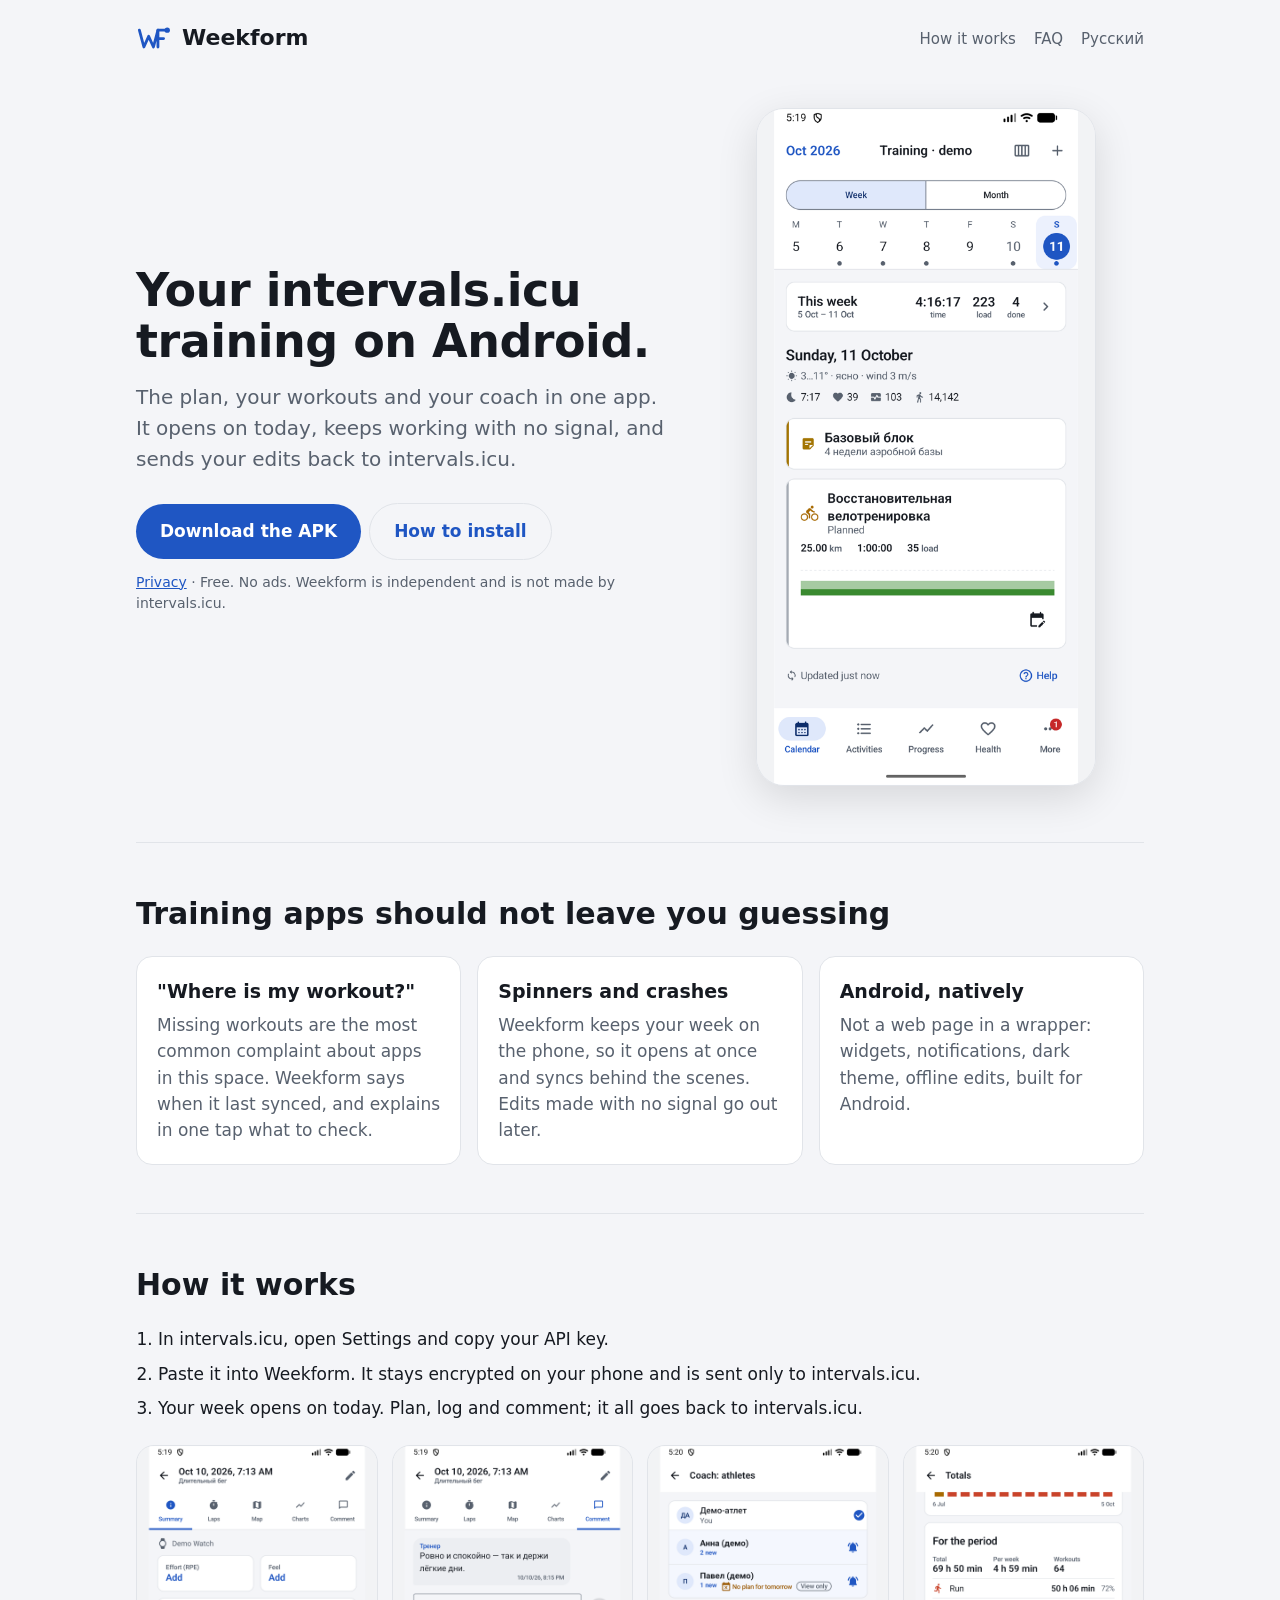
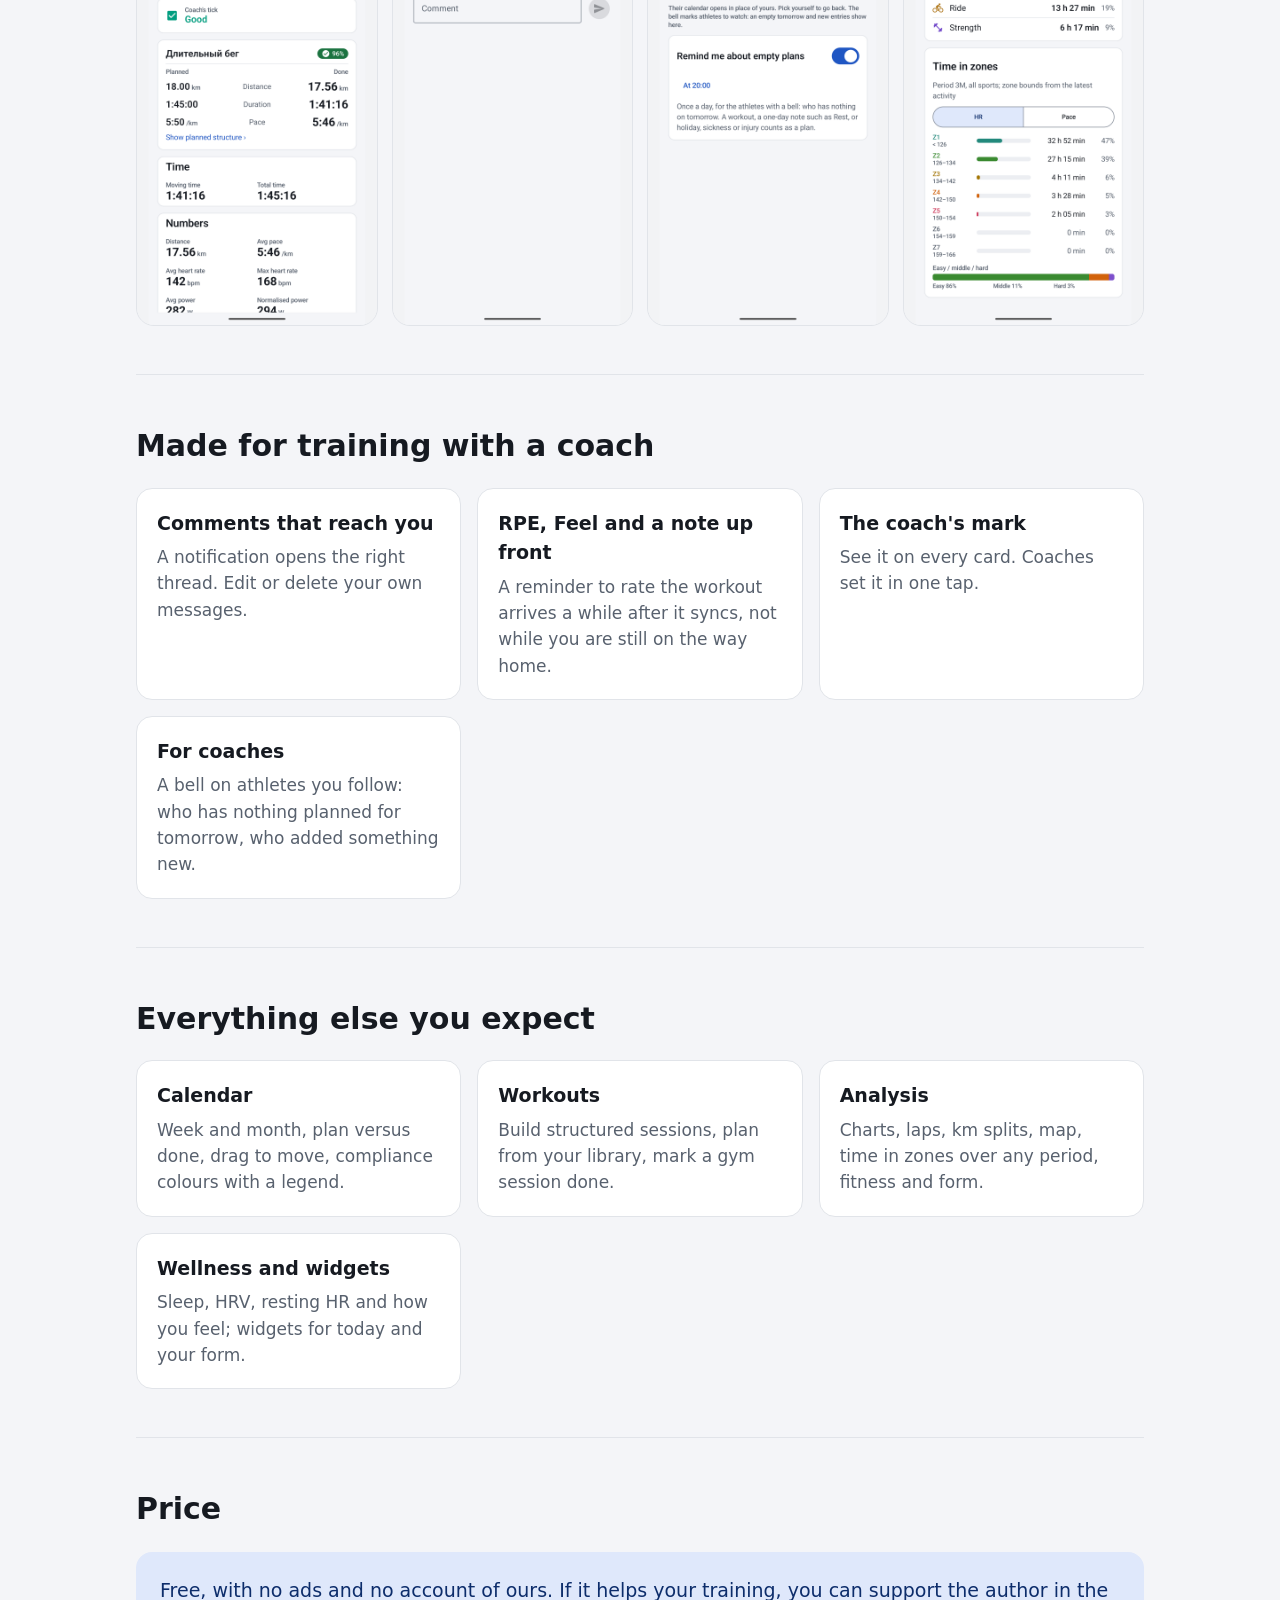
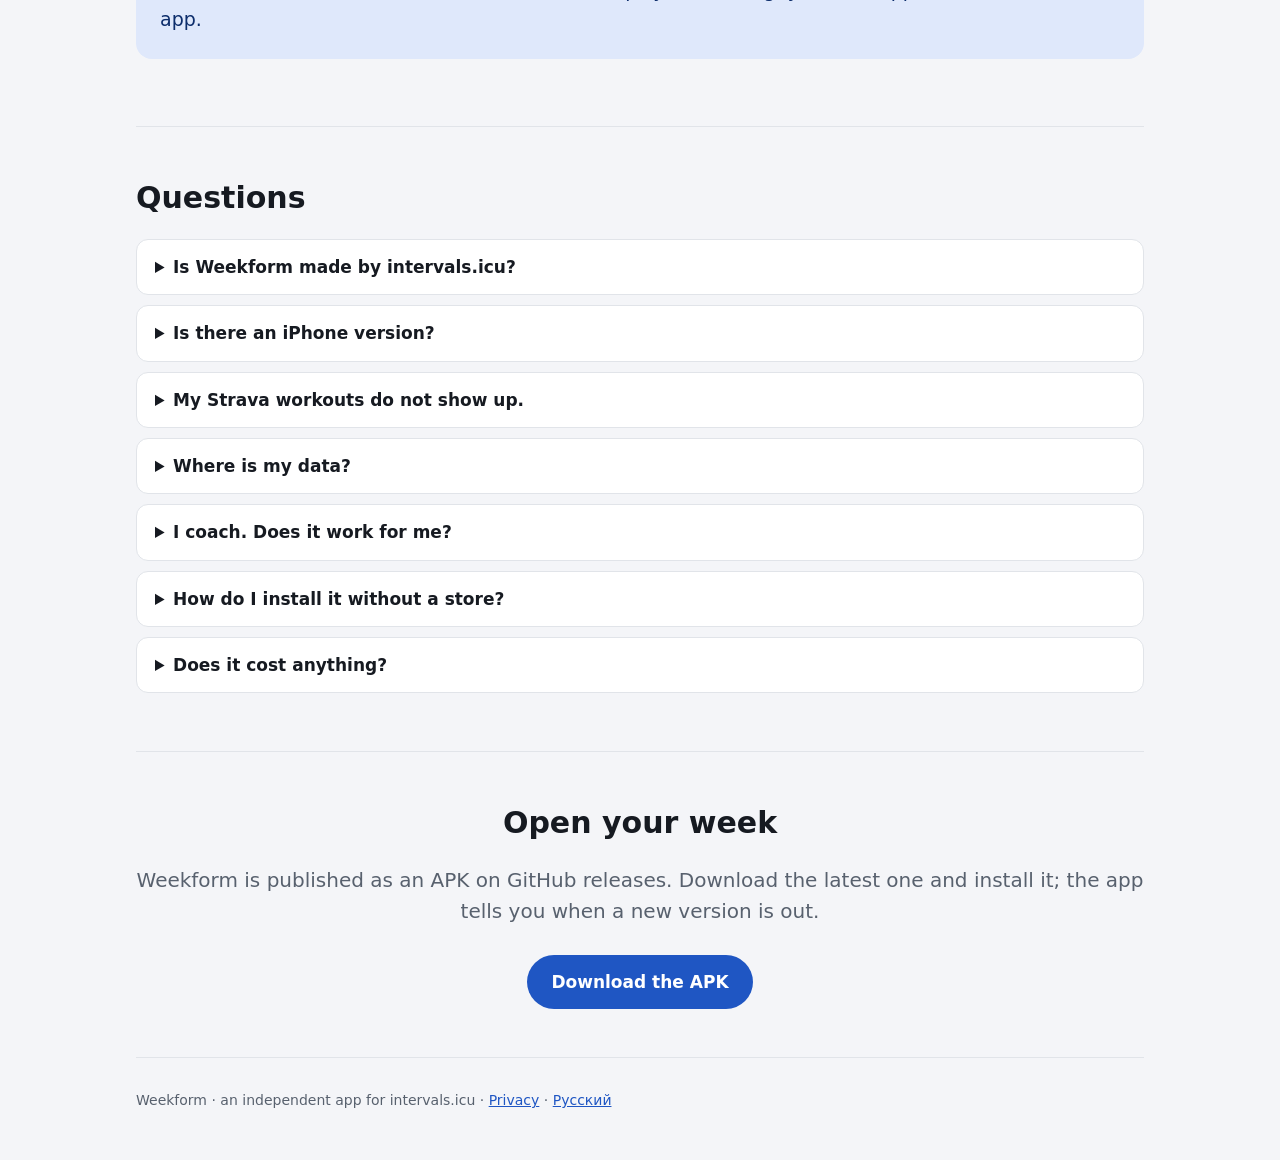
<file: docs/index.html>
<!doctype html>
<html lang="en">
<head>
<meta charset="utf-8">
<meta name="viewport" content="width=device-width, initial-scale=1">
<title>Weekform for intervals.icu</title>
<meta name="description" content="Your intervals.icu plan, workouts and coach on Android. Opens on today, works with no signal. No ads, no account of ours.">
<meta property="og:title" content="Weekform for intervals.icu">
<meta property="og:description" content="Your intervals.icu plan, workouts and coach on Android.">
<meta property="og:image" content="https://grravil.github.io/Weekform/img/og.png">
<meta property="og:url" content="https://grravil.github.io/Weekform/">
<link rel="icon" href="favicon.svg" type="image/svg+xml">
<link rel="icon" href="favicon.ico" sizes="any">
<link rel="alternate" hreflang="ru" href="ru/">
<link rel="stylesheet" href="style.css">
</head>
<body>
<div class="wrap">
<header>
  <a class="brand" href="./"><img src="img/logo.svg" alt="">Weekform</a>
  <nav><a href="#how">How it works</a><a href="#faq">FAQ</a><a href="ru/" lang="ru">Русский</a></nav>
</header>

<div class="hero">
  <div>
    <h1>Your intervals.icu training on Android.</h1>
    <p class="lead">The plan, your workouts and your coach in one app. It opens on today, keeps working with no signal, and sends your edits back to intervals.icu.</p>
    <!-- GITHUB_URL: the releases page, once the repository is public (replica-deploy). -->
    <a class="btn" href="https://github.com/grravil/Weekform/releases/latest">Download the APK</a><a class="btn ghost" href="#install">How to install</a>
    <p class="note"><a href="privacy.html">Privacy</a> · Free. No ads. Weekform is independent and is not made by intervals.icu.</p>
  </div>
  <img class="phone" src="img/en/1-calendar.png" alt="Weekform calendar: this week, today's wellness and a planned ride">
</div>

<section>
  <h2>Training apps should not leave you guessing</h2>
  <div class="cards">
    <div class="card"><h3>"Where is my workout?"</h3><p>Missing workouts are the most common complaint about apps in this space. Weekform says when it last synced, and explains in one tap what to check.</p></div>
    <div class="card"><h3>Spinners and crashes</h3><p>Weekform keeps your week on the phone, so it opens at once and syncs behind the scenes. Edits made with no signal go out later.</p></div>
    <div class="card"><h3>Android, natively</h3><p>Not a web page in a wrapper: widgets, notifications, dark theme, offline edits, built for Android.</p></div>
  </div>
</section>

<section id="how">
  <h2>How it works</h2>
  <ol class="steps">
    <li>In intervals.icu, open Settings and copy your API key.</li>
    <li>Paste it into Weekform. It stays encrypted on your phone and is sent only to intervals.icu.</li>
    <li>Your week opens on today. Plan, log and comment; it all goes back to intervals.icu.</li>
  </ol>
  <div class="shots">
    <img src="img/en/3-activity.png" alt="A run: plan versus done, the coach's mark and RPE and Feel">
    <img src="img/en/4-comments.png" alt="Comments with the coach on a workout">
    <img src="img/en/5-coach.png" alt="Coach view: athletes with no plan for tomorrow and new entries">
    <img src="img/en/6-zones.png" alt="Totals: time in heart-rate zones for three months">
  </div>
</section>

<section>
  <h2>Made for training with a coach</h2>
  <div class="cards">
    <div class="card"><h3>Comments that reach you</h3><p>A notification opens the right thread. Edit or delete your own messages.</p></div>
    <div class="card"><h3>RPE, Feel and a note up front</h3><p>A reminder to rate the workout arrives a while after it syncs, not while you are still on the way home.</p></div>
    <div class="card"><h3>The coach's mark</h3><p>See it on every card. Coaches set it in one tap.</p></div>
    <div class="card"><h3>For coaches</h3><p>A bell on athletes you follow: who has nothing planned for tomorrow, who added something new.</p></div>
  </div>
</section>

<section>
  <h2>Everything else you expect</h2>
  <div class="cards">
    <div class="card"><h3>Calendar</h3><p>Week and month, plan versus done, drag to move, compliance colours with a legend.</p></div>
    <div class="card"><h3>Workouts</h3><p>Build structured sessions, plan from your library, mark a gym session done.</p></div>
    <div class="card"><h3>Analysis</h3><p>Charts, laps, km splits, map, time in zones over any period, fitness and form.</p></div>
    <div class="card"><h3>Wellness and widgets</h3><p>Sleep, HRV, resting HR and how you feel; widgets for today and your form.</p></div>
  </div>
</section>

<section>
  <h2>Price</h2>
  <p class="price">Free, with no ads and no account of ours. If it helps your training, you can support the author in the app.</p>
</section>

<section id="faq">
  <h2>Questions</h2>
  <details><summary>Is Weekform made by intervals.icu?</summary><p>No. It is an independent app that uses the public intervals.icu API with your own account.</p></details>
  <details><summary>Is there an iPhone version?</summary><p>Not now. Weekform is built for Android.</p></details>
  <details><summary>My Strava workouts do not show up.</summary><p>Strava does not let intervals.icu pass activities on to other apps. Connect your watch (Garmin, COROS, Polar, Suunto…) to intervals.icu directly.</p></details>
  <details><summary>Where is my data?</summary><p>On your phone and on intervals.icu. Weekform has no server of its own and does not collect analytics. See <a href="privacy.html">Privacy</a>.</p></details>
  <details><summary>I coach. Does it work for me?</summary><p>Yes. Switch to any athlete who added you as their coach, plan, comment and set your mark.</p></details>
  <details id="install"><summary>How do I install it without a store?</summary><p>Download the APK from GitHub releases and open it. Android asks once to allow installs from your browser or file manager; Play Protect may warn about an unknown developer, which is normal for apps outside a store. Updates: the app checks GitHub once a day, tells you, and installs the new version when you tap Update; or add the repository to Obtainium.</p></details>
  <details><summary>Does it cost anything?</summary><p>No.</p></details>
</section>

<section class="final" id="get">
  <h2>Open your week</h2>
  <p class="lead">Weekform is published as an APK on GitHub releases. Download the latest one and install it; the app tells you when a new version is out.</p>
  <a class="btn" href="https://github.com/grravil/Weekform/releases/latest">Download the APK</a>
</section>

<footer>Weekform · an independent app for intervals.icu · <a href="privacy.html">Privacy</a> · <a href="ru/">Русский</a></footer>
</div>
</body>
</html>
</file>
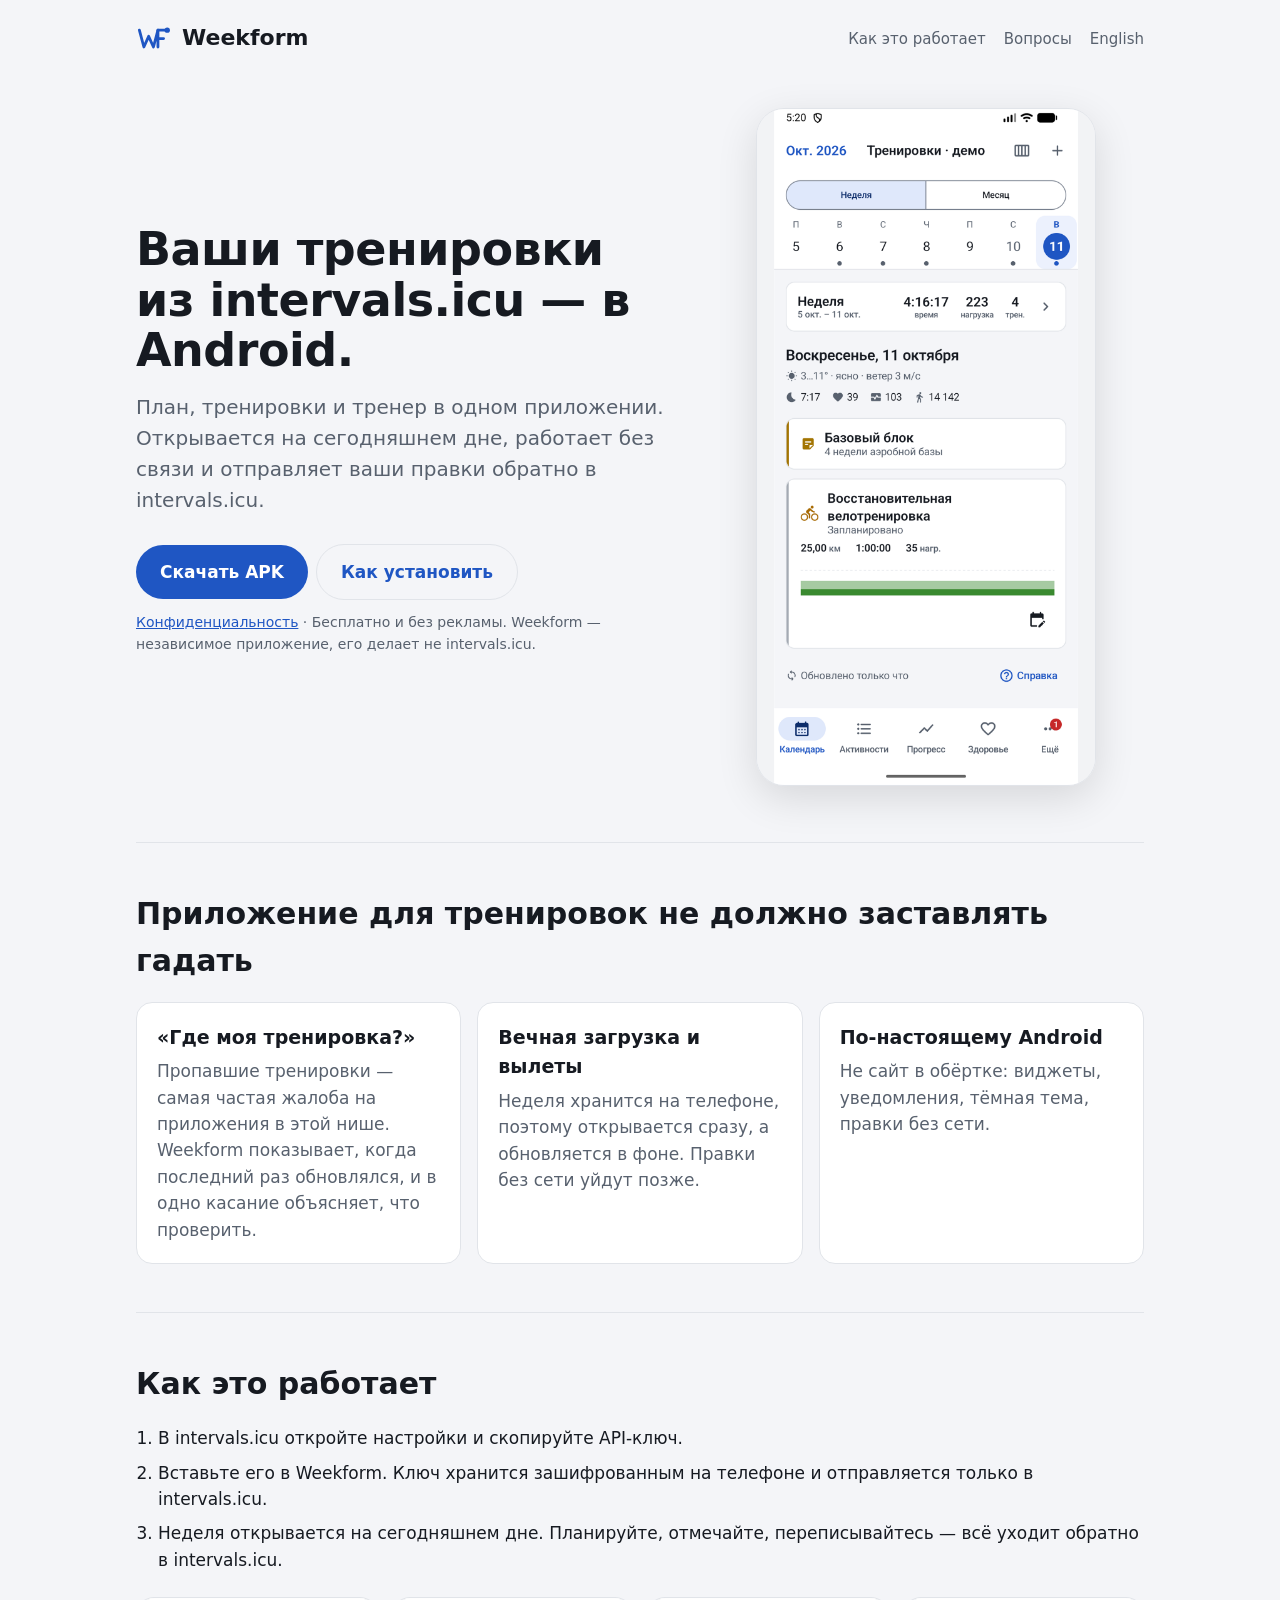
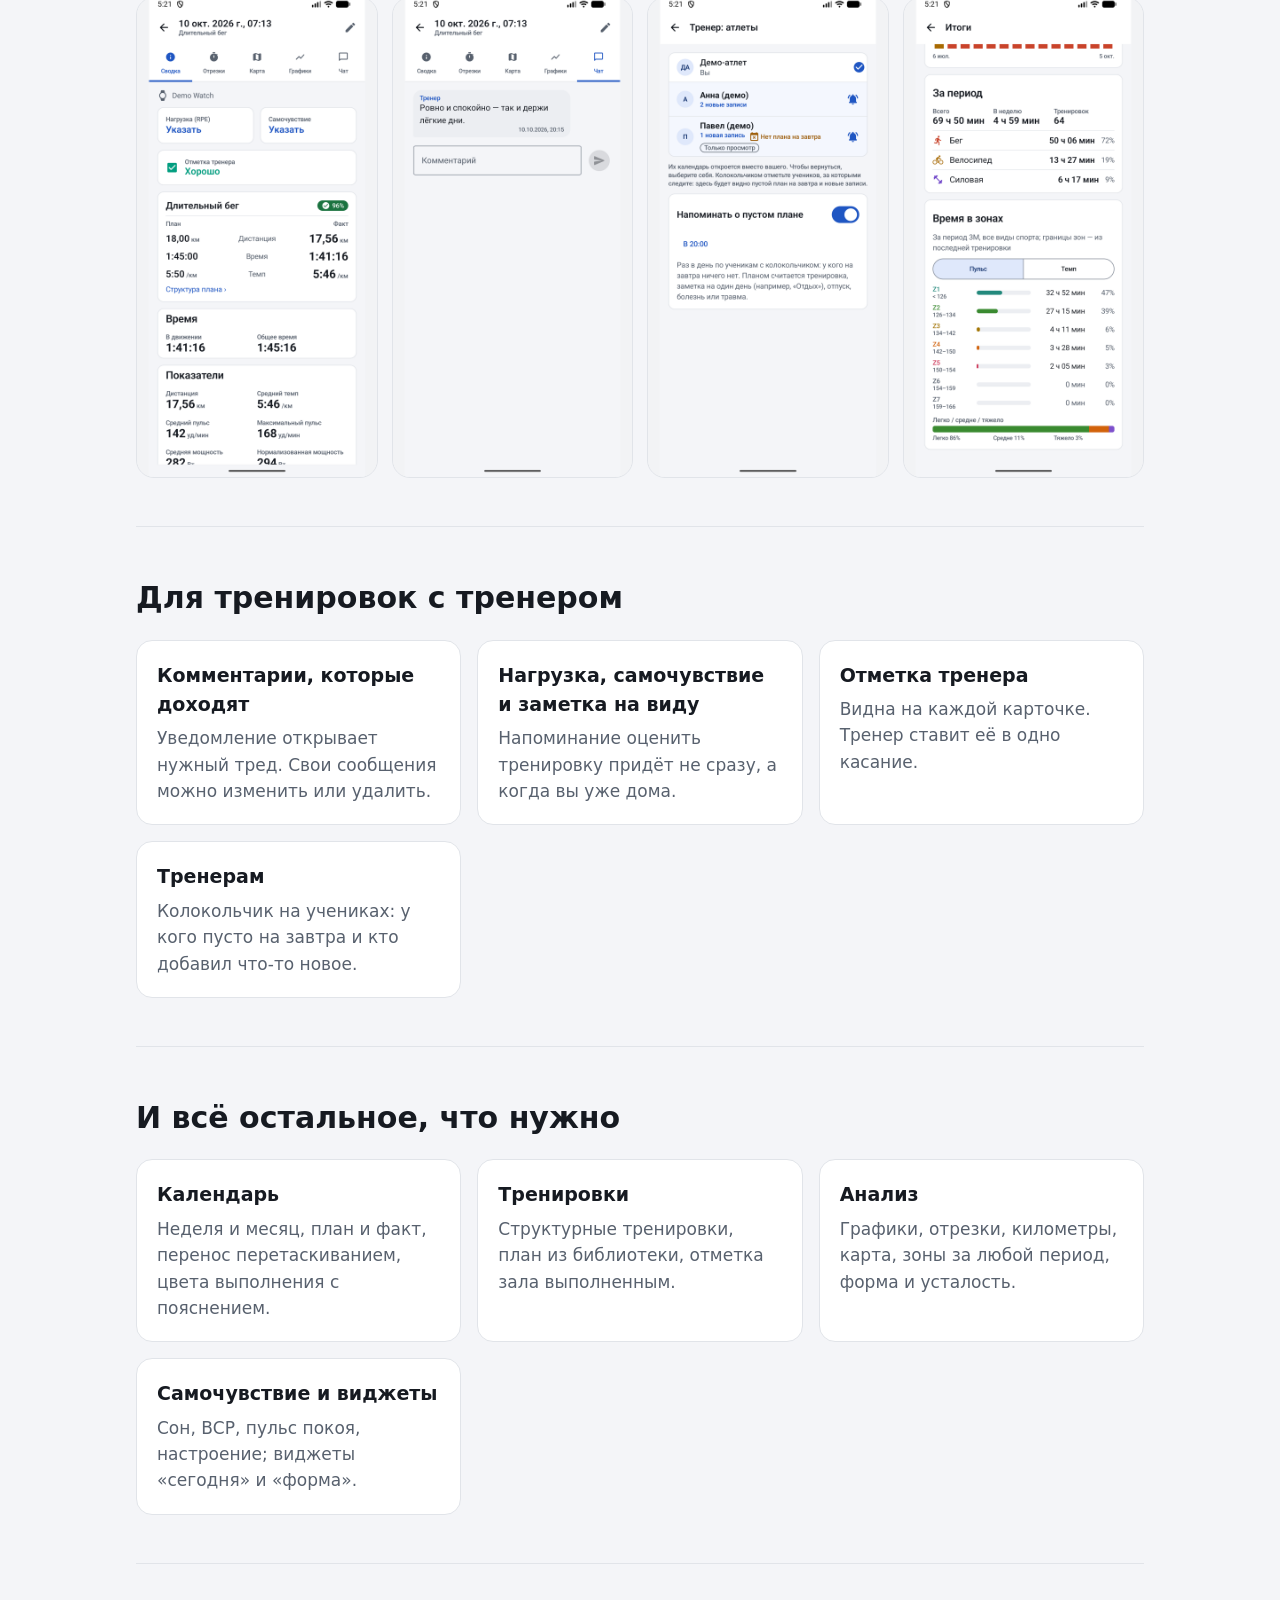
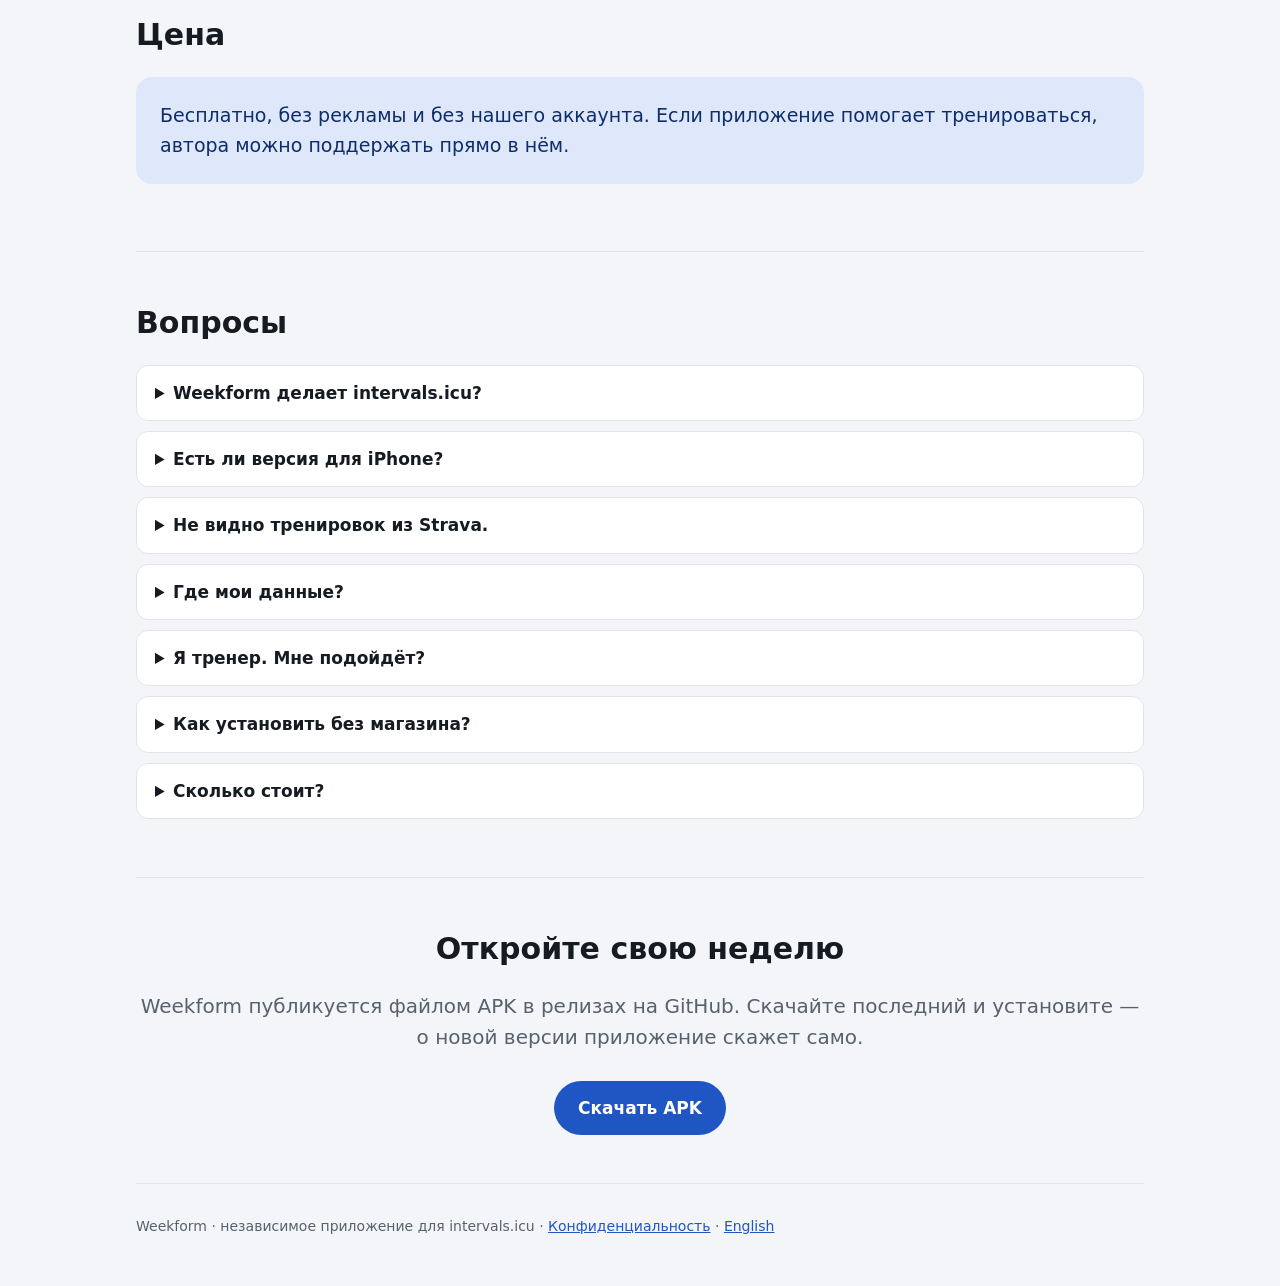
<file: docs/ru/index.html>
<!doctype html>
<html lang="ru">
<head>
<meta charset="utf-8">
<meta name="viewport" content="width=device-width, initial-scale=1">
<title>Weekform для intervals.icu</title>
<meta name="description" content="План, тренировки и тренер из intervals.icu в Android. Открывается на сегодняшнем дне, работает без связи. Без рекламы.">
<meta property="og:title" content="Weekform для intervals.icu">
<meta property="og:description" content="План, тренировки и тренер из intervals.icu в Android.">
<meta property="og:image" content="https://grravil.github.io/Weekform/img/og.png">
<meta property="og:url" content="https://grravil.github.io/Weekform/ru/">
<link rel="icon" href="../favicon.svg" type="image/svg+xml">
<link rel="icon" href="../favicon.ico" sizes="any">
<link rel="alternate" hreflang="en" href="../">
<link rel="stylesheet" href="../style.css">
</head>
<body>
<div class="wrap">
<header>
  <a class="brand" href="./"><img src="../img/logo.svg" alt="">Weekform</a>
  <nav><a href="#how">Как это работает</a><a href="#faq">Вопросы</a><a href="../" lang="en">English</a></nav>
</header>

<div class="hero">
  <div>
    <h1>Ваши тренировки из intervals.icu — в Android.</h1>
    <p class="lead">План, тренировки и тренер в одном приложении. Открывается на сегодняшнем дне, работает без связи и отправляет ваши правки обратно в intervals.icu.</p>
    <!-- GITHUB_URL: страница релизов, когда репозиторий станет открытым (replica-deploy). -->
    <a class="btn" href="https://github.com/grravil/Weekform/releases/latest">Скачать APK</a><a class="btn ghost" href="#install">Как установить</a>
    <p class="note"><a href="../privacy.html#ru">Конфиденциальность</a> · Бесплатно и без рекламы. Weekform — независимое приложение, его делает не intervals.icu.</p>
  </div>
  <img class="phone" src="../img/ru/1-calendar.png" alt="Календарь Weekform: неделя, самочувствие за сегодня и запланированная велотренировка">
</div>

<section>
  <h2>Приложение для тренировок не должно заставлять гадать</h2>
  <div class="cards">
    <div class="card"><h3>«Где моя тренировка?»</h3><p>Пропавшие тренировки — самая частая жалоба на приложения в этой нише. Weekform показывает, когда последний раз обновлялся, и в одно касание объясняет, что проверить.</p></div>
    <div class="card"><h3>Вечная загрузка и вылеты</h3><p>Неделя хранится на телефоне, поэтому открывается сразу, а обновляется в фоне. Правки без сети уйдут позже.</p></div>
    <div class="card"><h3>По-настоящему Android</h3><p>Не сайт в обёртке: виджеты, уведомления, тёмная тема, правки без сети.</p></div>
  </div>
</section>

<section id="how">
  <h2>Как это работает</h2>
  <ol class="steps">
    <li>В intervals.icu откройте настройки и скопируйте API-ключ.</li>
    <li>Вставьте его в Weekform. Ключ хранится зашифрованным на телефоне и отправляется только в intervals.icu.</li>
    <li>Неделя открывается на сегодняшнем дне. Планируйте, отмечайте, переписывайтесь — всё уходит обратно в intervals.icu.</li>
  </ol>
  <div class="shots">
    <img src="../img/ru/3-activity.png" alt="Пробежка: план и факт, отметка тренера, нагрузка и самочувствие">
    <img src="../img/ru/4-comments.png" alt="Комментарии тренера к тренировке">
    <img src="../img/ru/5-coach.png" alt="Тренер: у кого нет плана на завтра и новые записи">
    <img src="../img/ru/6-zones.png" alt="Итоги: время в пульсовых зонах за три месяца">
  </div>
</section>

<section>
  <h2>Для тренировок с тренером</h2>
  <div class="cards">
    <div class="card"><h3>Комментарии, которые доходят</h3><p>Уведомление открывает нужный тред. Свои сообщения можно изменить или удалить.</p></div>
    <div class="card"><h3>Нагрузка, самочувствие и заметка на виду</h3><p>Напоминание оценить тренировку придёт не сразу, а когда вы уже дома.</p></div>
    <div class="card"><h3>Отметка тренера</h3><p>Видна на каждой карточке. Тренер ставит её в одно касание.</p></div>
    <div class="card"><h3>Тренерам</h3><p>Колокольчик на учениках: у кого пусто на завтра и кто добавил что-то новое.</p></div>
  </div>
</section>

<section>
  <h2>И всё остальное, что нужно</h2>
  <div class="cards">
    <div class="card"><h3>Календарь</h3><p>Неделя и месяц, план и факт, перенос перетаскиванием, цвета выполнения с пояснением.</p></div>
    <div class="card"><h3>Тренировки</h3><p>Структурные тренировки, план из библиотеки, отметка зала выполненным.</p></div>
    <div class="card"><h3>Анализ</h3><p>Графики, отрезки, километры, карта, зоны за любой период, форма и усталость.</p></div>
    <div class="card"><h3>Самочувствие и виджеты</h3><p>Сон, ВСР, пульс покоя, настроение; виджеты «сегодня» и «форма».</p></div>
  </div>
</section>

<section>
  <h2>Цена</h2>
  <p class="price">Бесплатно, без рекламы и без нашего аккаунта. Если приложение помогает тренироваться, автора можно поддержать прямо в нём.</p>
</section>

<section id="faq">
  <h2>Вопросы</h2>
  <details><summary>Weekform делает intervals.icu?</summary><p>Нет. Это независимое приложение, которое работает с вашим аккаунтом через открытый API intervals.icu.</p></details>
  <details><summary>Есть ли версия для iPhone?</summary><p>Пока нет. Weekform сделан для Android.</p></details>
  <details><summary>Не видно тренировок из Strava.</summary><p>Strava не разрешает intervals.icu передавать тренировки другим приложениям. Подключите часы (Garmin, COROS, Polar, Suunto…) к intervals.icu напрямую.</p></details>
  <details><summary>Где мои данные?</summary><p>На вашем телефоне и в intervals.icu. У Weekform нет своего сервера, и аналитику он не собирает. Подробнее — в <a href="../privacy.html#ru">политике конфиденциальности</a>.</p></details>
  <details><summary>Я тренер. Мне подойдёт?</summary><p>Да. Переключайтесь на учеников, которые добавили вас тренером: планируйте, комментируйте, ставьте отметку.</p></details>
  <details id="install"><summary>Как установить без магазина?</summary><p>Скачайте APK в релизах на GitHub и откройте его. Android один раз попросит разрешить установку из браузера или файлового менеджера; Play Защита может предупредить о неизвестном разработчике — для приложений не из магазина это обычно. Обновления: приложение раз в день проверяет GitHub, сообщает о новой версии и ставит её по кнопке «Обновить»; можно также добавить репозиторий в Obtainium.</p></details>
  <details><summary>Сколько стоит?</summary><p>Нисколько.</p></details>
</section>

<section class="final" id="get">
  <h2>Откройте свою неделю</h2>
  <p class="lead">Weekform публикуется файлом APK в релизах на GitHub. Скачайте последний и установите — о новой версии приложение скажет само.</p>
  <a class="btn" href="https://github.com/grravil/Weekform/releases/latest">Скачать APK</a>
</section>

<footer>Weekform · независимое приложение для intervals.icu · <a href="../privacy.html#ru">Конфиденциальность</a> · <a href="../">English</a></footer>
</div>
</body>
</html>
</file>
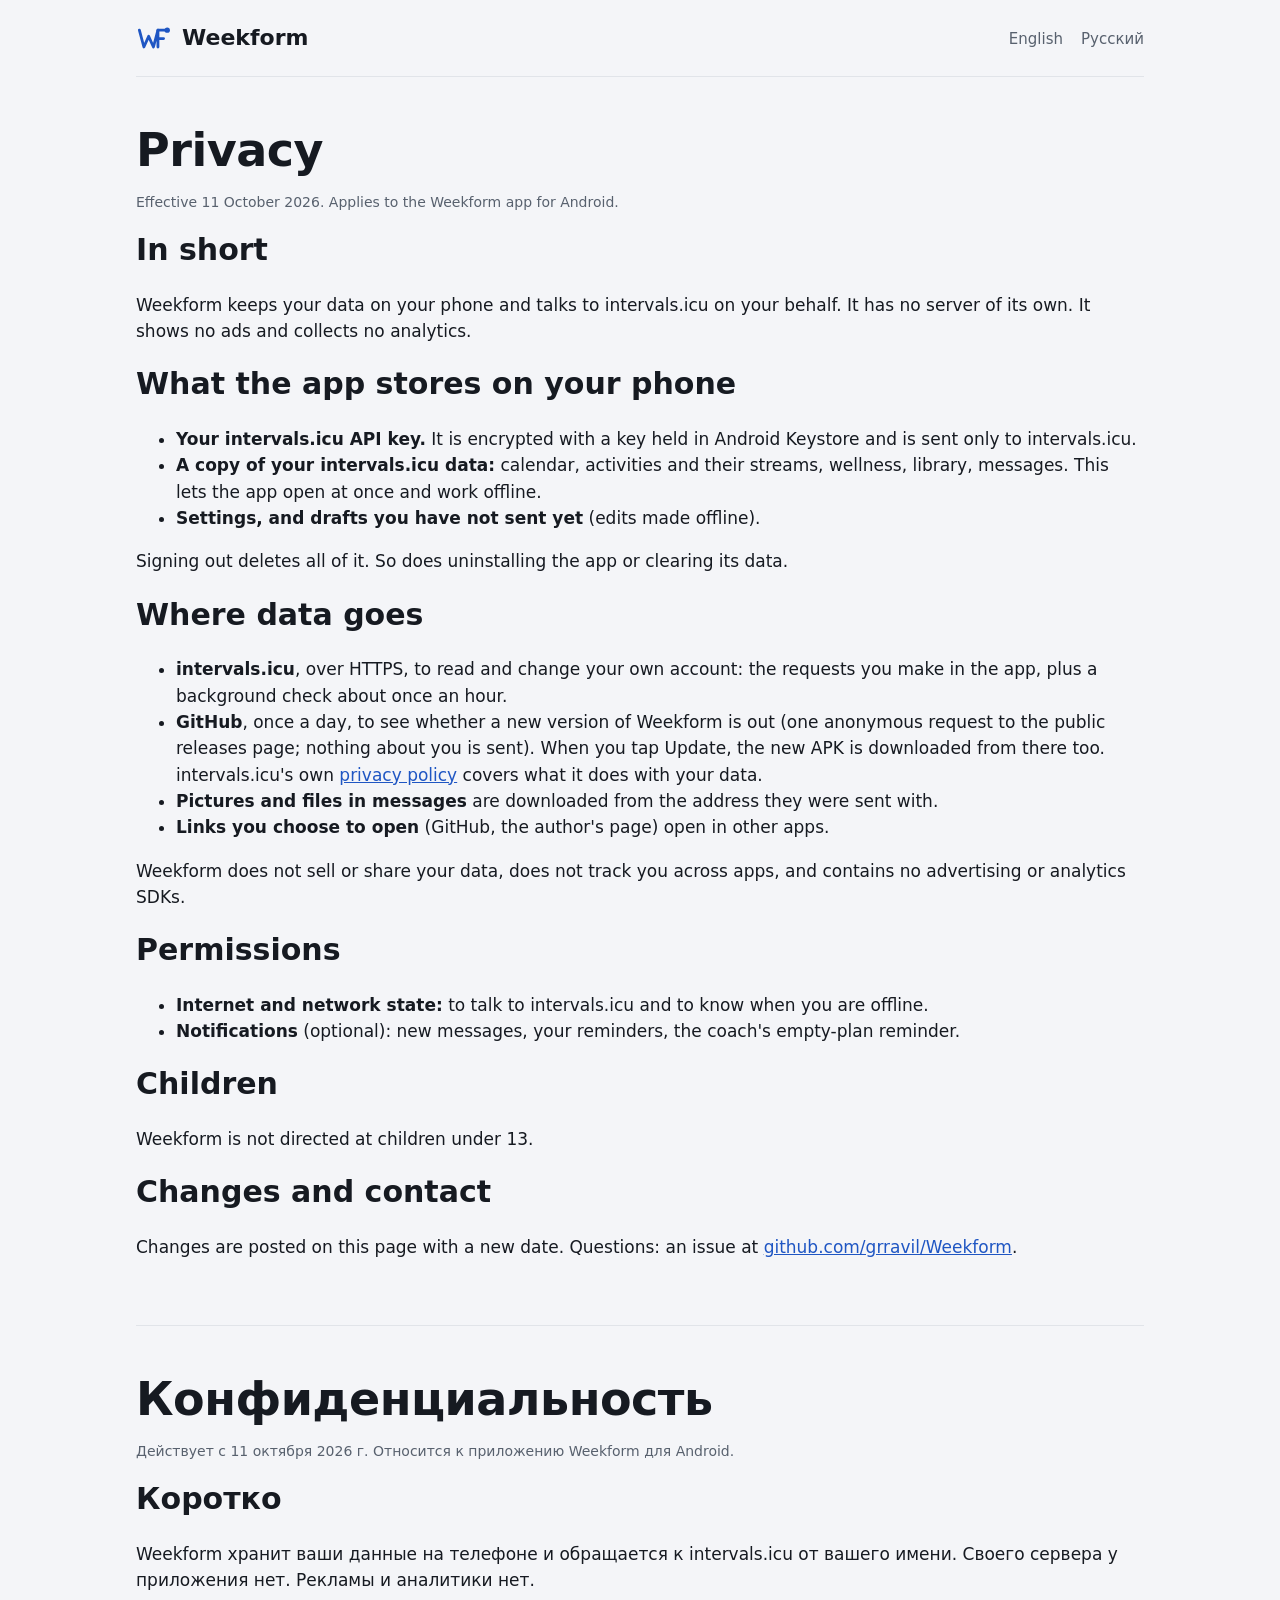
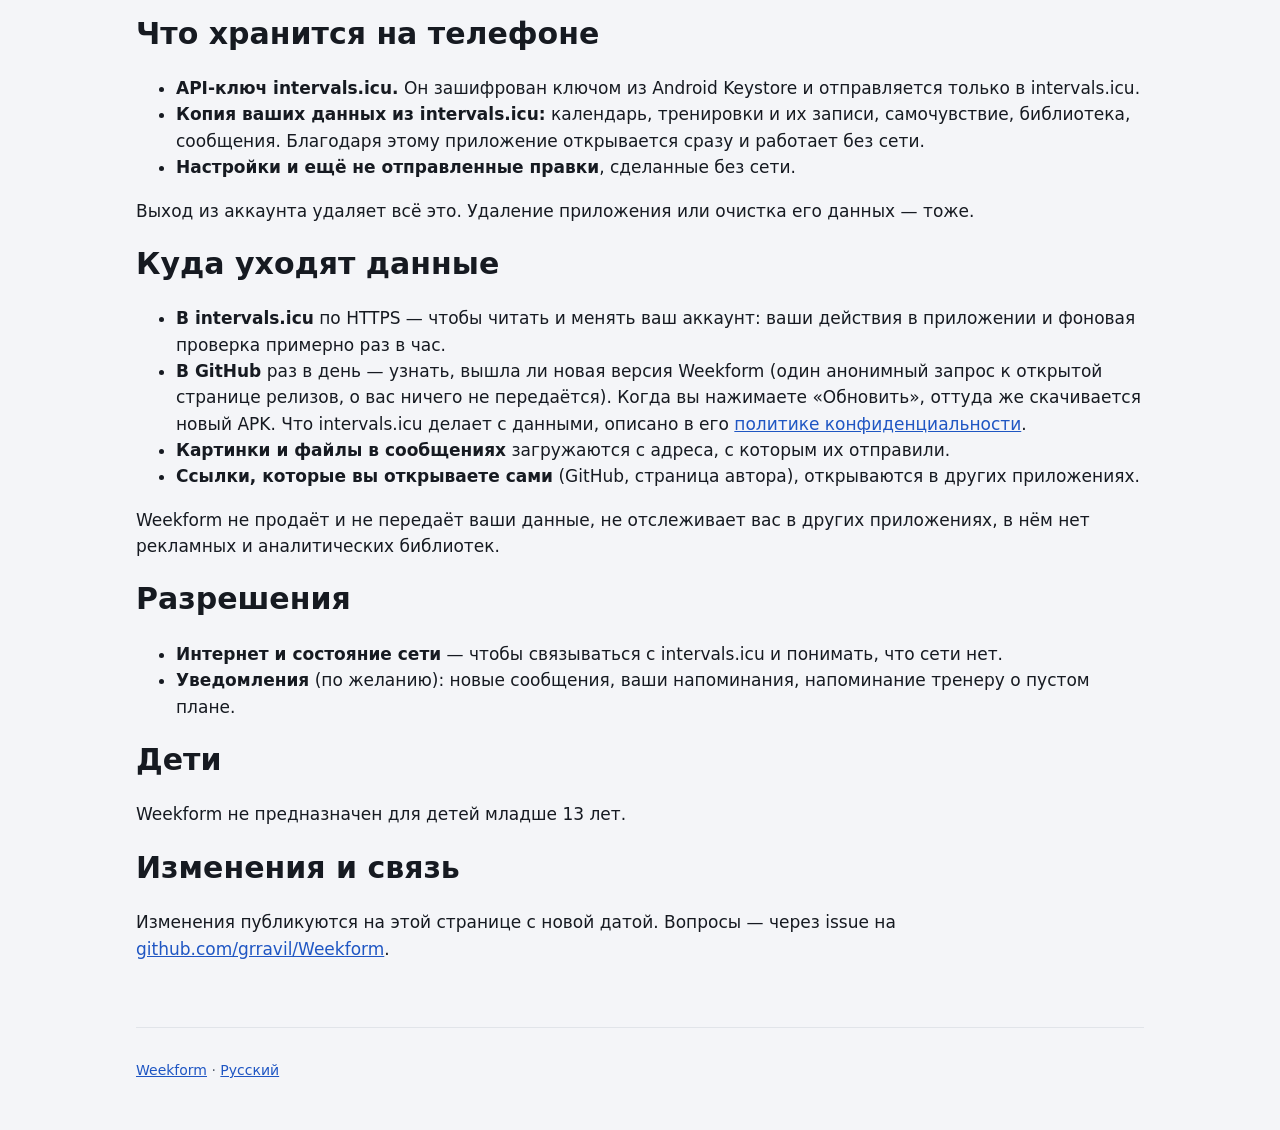
<file: docs/privacy.html>
<!doctype html>
<html lang="en">
<head>
<meta charset="utf-8">
<meta name="viewport" content="width=device-width, initial-scale=1">
<title>Weekform privacy</title>
<meta name="description" content="What Weekform does with your data: it keeps it on your phone and talks only to intervals.icu.">
<link rel="icon" href="favicon.svg" type="image/svg+xml">
<link rel="stylesheet" href="style.css">
</head>
<body>
<div class="wrap">
<header>
  <a class="brand" href="./"><img src="img/logo.svg" alt="">Weekform</a>
  <nav><a href="#en">English</a><a href="#ru" lang="ru">Русский</a></nav>
</header>

<section id="en">
  <h1>Privacy</h1>
  <p class="note">Effective 11 October 2026. Applies to the Weekform app for Android.</p>
  <h2>In short</h2>
  <p>Weekform keeps your data on your phone and talks to intervals.icu on your behalf. It has no server of its own. It shows no ads and collects no analytics.</p>
  <h2>What the app stores on your phone</h2>
  <ul>
    <li><b>Your intervals.icu API key.</b> It is encrypted with a key held in Android Keystore and is sent only to intervals.icu.</li>
    <li><b>A copy of your intervals.icu data:</b> calendar, activities and their streams, wellness, library, messages. This lets the app open at once and work offline.</li>
    <li><b>Settings, and drafts you have not sent yet</b> (edits made offline).</li>
  </ul>
  <p>Signing out deletes all of it. So does uninstalling the app or clearing its data.</p>
  <h2>Where data goes</h2>
  <ul>
    <li><b>intervals.icu</b>, over HTTPS, to read and change your own account: the requests you make in the app, plus a background check about once an hour.</li>
    <li><b>GitHub</b>, once a day, to see whether a new version of Weekform is out (one anonymous request to the public releases page; nothing about you is sent). When you tap Update, the new APK is downloaded from there too. intervals.icu's own <a href="https://intervals.icu/privacy-policy.html">privacy policy</a> covers what it does with your data.</li>
    <li><b>Pictures and files in messages</b> are downloaded from the address they were sent with.</li>
    <li><b>Links you choose to open</b> (GitHub, the author's page) open in other apps.</li>
  </ul>
  <p>Weekform does not sell or share your data, does not track you across apps, and contains no advertising or analytics SDKs.</p>
  <h2>Permissions</h2>
  <ul>
    <li><b>Internet and network state:</b> to talk to intervals.icu and to know when you are offline.</li>
    <li><b>Notifications</b> (optional): new messages, your reminders, the coach's empty-plan reminder.</li>
  </ul>
  <h2>Children</h2>
  <p>Weekform is not directed at children under 13.</p>
  <h2>Changes and contact</h2>
  <p>Changes are posted on this page with a new date. Questions: an issue at <a href="https://github.com/grravil/Weekform/issues">github.com/grravil/Weekform</a>.</p>
  <!-- CONTACT: put the support e-mail here before publishing (optional; GitHub issues work without one). -->
</section>

<section id="ru" lang="ru">
  <h1>Конфиденциальность</h1>
  <p class="note">Действует с 11 октября 2026 г. Относится к приложению Weekform для Android.</p>
  <h2>Коротко</h2>
  <p>Weekform хранит ваши данные на телефоне и обращается к intervals.icu от вашего имени. Своего сервера у приложения нет. Рекламы и аналитики нет.</p>
  <h2>Что хранится на телефоне</h2>
  <ul>
    <li><b>API-ключ intervals.icu.</b> Он зашифрован ключом из Android Keystore и отправляется только в intervals.icu.</li>
    <li><b>Копия ваших данных из intervals.icu:</b> календарь, тренировки и их записи, самочувствие, библиотека, сообщения. Благодаря этому приложение открывается сразу и работает без сети.</li>
    <li><b>Настройки и ещё не отправленные правки</b>, сделанные без сети.</li>
  </ul>
  <p>Выход из аккаунта удаляет всё это. Удаление приложения или очистка его данных — тоже.</p>
  <h2>Куда уходят данные</h2>
  <ul>
    <li><b>В intervals.icu</b> по HTTPS — чтобы читать и менять ваш аккаунт: ваши действия в приложении и фоновая проверка примерно раз в час.</li>
    <li><b>В GitHub</b> раз в день — узнать, вышла ли новая версия Weekform (один анонимный запрос к открытой странице релизов, о вас ничего не передаётся). Когда вы нажимаете «Обновить», оттуда же скачивается новый APK. Что intervals.icu делает с данными, описано в его <a href="https://intervals.icu/privacy-policy.html">политике конфиденциальности</a>.</li>
    <li><b>Картинки и файлы в сообщениях</b> загружаются с адреса, с которым их отправили.</li>
    <li><b>Ссылки, которые вы открываете сами</b> (GitHub, страница автора), открываются в других приложениях.</li>
  </ul>
  <p>Weekform не продаёт и не передаёт ваши данные, не отслеживает вас в других приложениях, в нём нет рекламных и аналитических библиотек.</p>
  <h2>Разрешения</h2>
  <ul>
    <li><b>Интернет и состояние сети</b> — чтобы связываться с intervals.icu и понимать, что сети нет.</li>
    <li><b>Уведомления</b> (по желанию): новые сообщения, ваши напоминания, напоминание тренеру о пустом плане.</li>
  </ul>
  <h2>Дети</h2>
  <p>Weekform не предназначен для детей младше 13 лет.</p>
  <h2>Изменения и связь</h2>
  <p>Изменения публикуются на этой странице с новой датой. Вопросы — через issue на <a href="https://github.com/grravil/Weekform/issues">github.com/grravil/Weekform</a>.</p>
</section>

<footer><a href="./">Weekform</a> · <a href="ru/">Русский</a></footer>
</div>
</body>
</html>
</file>
<file: docs/style.css>
/* Weekform site. Colours are the app's tokens (replica/design/tokens.json), light and dark. */
:root {
  --bg: #f4f5f8; --surface: #ffffff; --border: #e1e4e9; --text: #161a21; --muted: #58616e;
  --accent: #1f56c3; --on-accent: #ffffff; --accent-soft: #dfe8fb; --on-accent-soft: #0d2d6b;
}
@media (prefers-color-scheme: dark) {
  :root {
    --bg: #0f1115; --surface: #181b21; --border: #2f343e; --text: #eceef2; --muted: #a4abb7;
    --accent: #8fb3ff; --on-accent: #06204f; --accent-soft: #1b3a78; --on-accent-soft: #dfe8fb;
  }
}
* { box-sizing: border-box; }
body { margin: 0; background: var(--bg); color: var(--text); font: 17px/1.55 Roboto, "Segoe UI", system-ui, sans-serif; }
a { color: var(--accent); }
.wrap { max-width: 1040px; margin: 0 auto; padding: 0 16px; }
header { display: flex; flex-wrap: wrap; gap: 8px 16px; align-items: center; justify-content: space-between; padding: 20px 0; }
.brand { display: flex; align-items: center; gap: 10px; font-weight: 600; font-size: 22px; color: var(--text); text-decoration: none; }
.brand img { width: 36px; height: 36px; }
nav a { margin-left: 18px; color: var(--muted); text-decoration: none; font-size: 15px; }
.hero { display: grid; grid-template-columns: 1.1fr 0.9fr; gap: 40px; align-items: center; padding: 32px 0 56px; }
h1 { overflow-wrap: break-word; font-size: 46px; line-height: 1.1; margin: 0 0 16px; letter-spacing: -0.5px; }
h2 { font-size: 30px; margin: 0 0 18px; }
h3 { font-size: 19px; margin: 0 0 6px; }
.lead { font-size: 20px; color: var(--muted); margin: 0 0 28px; }
.btn { display: inline-block; background: var(--accent); color: var(--on-accent); padding: 14px 24px; border-radius: 999px; font-weight: 600; text-decoration: none; }
.btn.ghost { background: transparent; color: var(--accent); border: 1px solid var(--border); margin-left: 8px; }
.note { font-size: 14px; color: var(--muted); margin-top: 12px; }
.phone { width: 100%; max-width: 340px; justify-self: center; border-radius: 28px; border: 1px solid var(--border); box-shadow: 0 12px 40px rgba(0, 0, 0, .12); }
section { padding: 48px 0; border-top: 1px solid var(--border); }
.cards { display: grid; grid-template-columns: repeat(auto-fit, minmax(260px, 1fr)); gap: 16px; }
.card { background: var(--surface); border: 1px solid var(--border); border-radius: 16px; padding: 20px; }
.card p { margin: 0; color: var(--muted); }
ol.steps { padding-left: 22px; } ol.steps li { margin: 8px 0; }
.shots { display: grid; grid-template-columns: repeat(4, 1fr); gap: 14px; margin-top: 24px; }
.shots img { width: 100%; border-radius: 18px; border: 1px solid var(--border); }
.price { background: var(--accent-soft); color: var(--on-accent-soft); border-radius: 16px; padding: 24px; font-size: 19px; }
details { background: var(--surface); border: 1px solid var(--border); border-radius: 12px; padding: 14px 18px; margin: 10px 0; }
summary { cursor: pointer; font-weight: 600; }
details p { margin: 10px 0 0; color: var(--muted); }
footer { padding: 32px 0 48px; color: var(--muted); font-size: 14px; border-top: 1px solid var(--border); }
.final { text-align: center; }
@media (max-width: 760px) {
  .hero { grid-template-columns: 1fr; padding-top: 8px; }
  h1 { font-size: 34px; }
  .shots { grid-template-columns: repeat(2, 1fr); }
  .btn.ghost { margin: 10px 0 0; }
  nav a { margin: 0 14px 0 0; }
}
</file>
